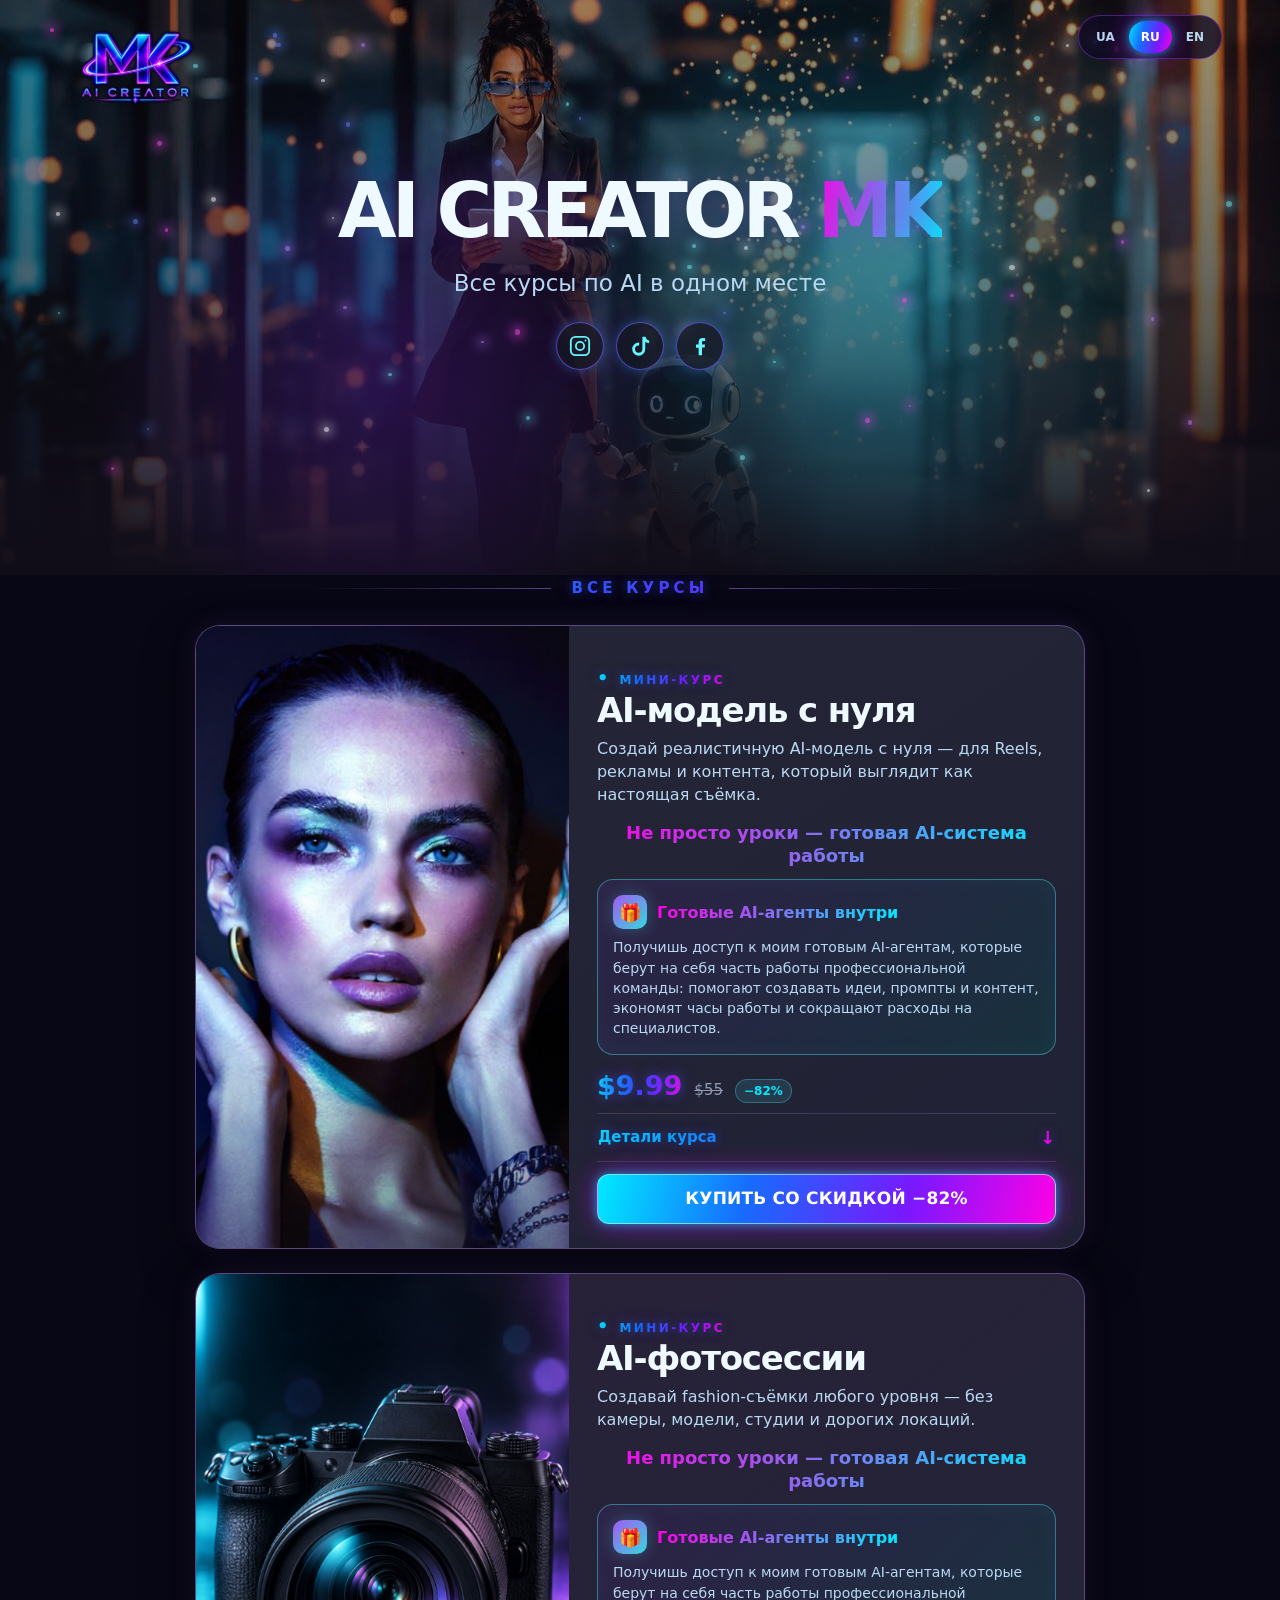
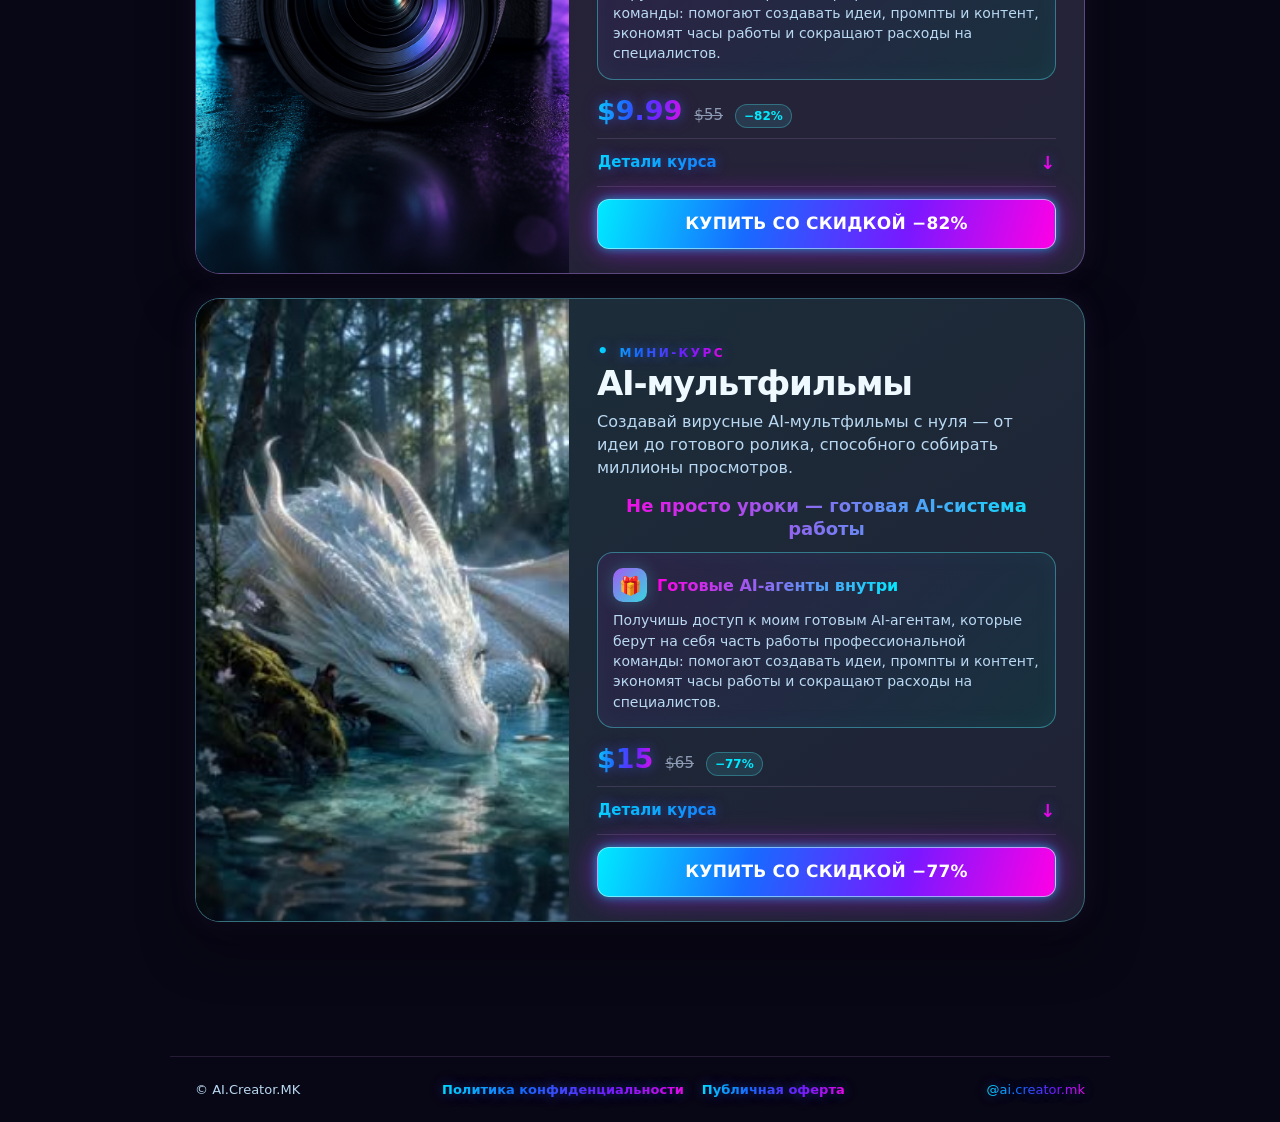
<file: index.html>
<!doctype html>
<html lang="ru">
<head>
  <meta charset="utf-8">
  <meta name="viewport" content="width=device-width, initial-scale=1">
  <meta name="theme-color" content="#100c19">
  <meta name="description" content="Курсы по AI от MK AI CREATOR: AI-модель, AI-фотосессии и AI-мультфильмы.">
  <title>Курсы по AI — MK AI CREATOR</title>
  <link rel="icon" type="image/svg+xml" href="data:image/svg+xml,%3Csvg xmlns='http://www.w3.org/2000/svg' viewBox='0 0 64 64'%3E%3Crect width='64' height='64' rx='16' fill='%23100c19'/%3E%3Ctext x='32' y='43' text-anchor='middle' font-size='30' font-weight='900' font-family='Arial' fill='%2348e4f3'%3EMK%3C/text%3E%3C/svg%3E">
  <style>
    :root{--bg:#080715;--panel:#17152b;--ice:#eefaff;--soft:#b9d8f2;--cyan:#00eaff;--blue:#176bff;--violet:#7a18ff;--pink:#ff00e5;--line:#6330c9; font-family:Inter,ui-sans-serif,system-ui,-apple-system,BlinkMacSystemFont,"Segoe UI",sans-serif;color:var(--ice);background:var(--bg)}
    *{box-sizing:border-box} html{scroll-behavior:smooth} body{margin:0;min-width:320px} a{color:inherit;text-decoration:none} button{font:inherit} .hero{height:min(57vw,575px);min-height:430px;position:relative;isolation:isolate;overflow:hidden;background:linear-gradient(180deg,#100d1966 0%,#100d19aa 58%,#100d19 100%),url('assets/hero.jpg') center 38%/cover}
    .hero:after{content:"";position:absolute;inset:0;z-index:-1;background:radial-gradient(circle at 70% 47%,#00eaff38,transparent 36%),radial-gradient(circle at 30% 65%,#8a20ff38,transparent 30%);pointer-events:none}.sparkles{position:absolute;inset:0;pointer-events:none}.spark{position:absolute;width:var(--size);height:var(--size);left:var(--x);top:var(--y);border-radius:50%;background:var(--color);box-shadow:0 0 12px 3px var(--color);opacity:.58;animation:float-spark var(--duration) ease-in-out infinite alternate;animation-delay:var(--delay);transition:filter .25s,box-shadow .25s}.hero:hover .spark,.hero.is-active .spark{animation-duration:calc(var(--duration) * .34);filter:brightness(1.9);box-shadow:0 0 16px 5px var(--color),0 0 30px 9px #9c27ff55}@keyframes float-spark{0%{opacity:.2;transform:translate(calc(var(--dx) * -.55),calc(var(--dy) * -.55)) scale(.62)}48%{opacity:.95;transform:translate(calc(var(--dx) * .12),calc(var(--dy) * .08)) scale(1.28)}100%{opacity:.34;transform:translate(var(--dx),var(--dy)) scale(.78)}}.burst,.hover-glint{position:absolute;left:var(--x);top:var(--y);z-index:2;border-radius:50%;pointer-events:none}.burst{width:9px;height:9px;background:#85f5ff;box-shadow:0 0 14px 7px #6de7ffb0;animation:burst .7s ease-out forwards}.hover-glint{width:6px;height:6px;background:#fff;box-shadow:0 0 10px 4px #35eaff,0 0 24px 8px #b72cff80;animation:hover-glint .65s ease-out forwards}@keyframes burst{to{opacity:0;transform:scale(9)}}@keyframes hover-glint{0%{opacity:.95;transform:scale(.45)}100%{opacity:0;transform:scale(4.5)}}
    .top{height:126px;max-width:1220px;margin:auto;padding:15px 28px;display:flex;align-items:flex-start;justify-content:space-between;position:relative;z-index:2}.brand{width:155px;height:107px;overflow:visible;display:block}.brand svg{display:block;width:155px;height:104px;overflow:visible}.lang{display:flex;gap:2px;background:#100b23cc;border:1px solid #7a31d788;border-radius:999px;padding:5px}.lang button{border:0;border-radius:30px;background:transparent;color:var(--soft);padding:9px 12px;cursor:pointer;font-size:12px;font-weight:700}.lang button[aria-pressed=true]{background:linear-gradient(120deg,var(--pink),var(--violet),var(--blue));color:white;box-shadow:0 0 20px #a829ff99}
    .hero-copy{text-align:center;position:relative;z-index:1;margin:44px auto 0;padding:0 18px;max-width:950px}.hero-copy h1{margin:0;font-size:clamp(39px,6.2vw,76px);line-height:1.08;letter-spacing:-.065em;color:var(--ice);text-shadow:0 0 28px #7852c955}.hero-copy h1 span{background:linear-gradient(100deg,var(--pink),var(--cyan));background-clip:text;color:transparent}.hero-copy p{font-size:clamp(17px,2vw,23px);color:var(--soft);margin:18px 0 26px}.social{display:flex;align-items:center;justify-content:center;gap:12px}.social a,.social .pending{display:grid;place-items:center;width:48px;height:48px;border-radius:50%;background:#171826bb;border:1px solid #a88cc36e;color:var(--cyan);box-shadow:0 0 24px #6956ae28;transition:transform .2s,box-shadow .2s}.social a:hover,.social a:focus-visible{transform:translateY(-3px);box-shadow:0 0 24px #00eaff99}.social svg{width:22px;height:22px}.social .pending{opacity:.62;cursor:default}
    main{max-width:940px;margin:0 auto;padding:0 25px 110px}.section-title{display:flex;align-items:center;justify-content:center;gap:20px;color:var(--pink);text-transform:uppercase;letter-spacing:.28em;font-weight:800;font-size:15px;margin:4px 0 28px;white-space:nowrap}.section-title:before,.section-title:after{content:"";height:1px;max-width:245px;flex:1;background:linear-gradient(90deg,transparent,#ab70e788)}.section-title:after{transform:rotate(180deg)}
    .course{display:grid;grid-template-columns:42% 58%;min-height:305px;border:1px solid #9572c97e;border-radius:25px;overflow:hidden;margin-bottom:24px;background:linear-gradient(145deg,#252536,#202235);box-shadow:0 24px 50px #07040b80,0 0 27px #8264b920}.course:nth-child(2){background:linear-gradient(145deg,#282138,#232438)}.course:nth-child(3){background:linear-gradient(145deg,#1b303a,#202135);border-color:#57bfce72}.media{min-height:305px;position:relative;overflow:hidden;background:#101522}.media img,.media video,.media object{width:100%;height:100%;position:absolute;inset:0;object-fit:cover}.course:first-of-type .media img,.course:first-of-type .media object{object-position:48% 50%}.media-fallback{width:100%;height:100%;display:grid;place-items:center;padding:24px;text-align:center;background:radial-gradient(circle at 50% 40%,#7546a744,transparent 48%),linear-gradient(145deg,#16172a,#102631);color:var(--cyan);font-size:20px;font-weight:850}.media:after{content:"";position:absolute;inset:0;background:linear-gradient(0deg,#080a1777,transparent 35%)}.details{padding:28px 28px 24px;display:flex;flex-direction:column;align-items:flex-start}.tag{padding:7px 11px;border-radius:99px;background:linear-gradient(110deg,var(--violet),var(--blue));font-size:11px;text-transform:uppercase;letter-spacing:.08em;color:white;font-weight:800}.type{margin:13px 0 4px;font-size:12px;color:var(--cyan);text-transform:uppercase;letter-spacing:.2em;font-weight:800}.type:before{content:"• ";font-size:18px}.details h2{font-size:clamp(25px,3vw,34px);line-height:1.08;letter-spacing:-.035em;margin:0;color:var(--ice)}.desc{margin:8px 0 14px;color:var(--soft);font-size:16px;line-height:1.45}.prices{display:flex;align-items:baseline;gap:12px;margin:auto 0 10px}.current{font-size:27px;font-weight:900;color:var(--pink);text-shadow:0 0 15px #c674fe55}.old{font-size:15px;color:#8c9ab3;text-decoration:line-through}.offer{color:var(--cyan);font-size:12px;background:#47dfea20;border:1px solid #47dfea55;border-radius:99px;padding:4px 8px;font-weight:750}
    .course-system{width:100%;margin:2px 0 12px;text-align:center;font-size:18px;line-height:1.25;font-weight:900;background:linear-gradient(100deg,var(--pink),var(--cyan));background-clip:text;color:transparent}.course-agents{width:100%;margin:0 0 15px;padding:15px;border:1px solid #4ad9e276;border-radius:16px;background:linear-gradient(135deg,#33214db0,#143842b0);box-shadow:inset 0 0 26px #4fdde20b}.course-agents__head{display:flex;align-items:center;gap:10px;margin-bottom:8px}.course-agents__gift{display:grid;place-items:center;flex:0 0 34px;width:34px;height:34px;border-radius:10px;background:linear-gradient(135deg,#a15bf3,#36d8df);font-size:18px;box-shadow:0 0 17px #52ddec4f}.course-agents strong{font-size:16px;line-height:1.2;background:linear-gradient(100deg,var(--pink),var(--cyan));background-clip:text;color:transparent}.course-agents p{margin:0;color:var(--soft);font-size:14px;line-height:1.45}
    .course-info{width:100%;margin:0 0 12px;border-top:1px solid #7d66954f;border-bottom:1px solid #7d66954f}.course-info summary{display:flex;justify-content:space-between;align-items:center;gap:10px;padding:13px 1px;cursor:pointer;list-style:none;color:var(--cyan);font-size:15px;font-weight:800}.course-info summary::-webkit-details-marker{display:none}.course-info summary:after{content:'↓';font-size:18px;transition:transform .25s}.course-info[open] summary:after{transform:rotate(180deg)}.info-body{padding:2px 0 15px;color:var(--soft);font-size:15px;line-height:1.48}.included{margin:0 0 15px;padding:13px 14px;border-radius:13px;background:#49dce619;border:1px solid #51dae95e}.included strong{display:block;color:var(--cyan);margin-bottom:4px}.included b{color:var(--ice)}.learn-title{color:var(--ice);font-weight:800;margin:0 0 7px}.info-body ul{margin:0 0 15px;padding-left:21px}.info-body li{margin:6px 0}.meta{margin:7px 0;color:var(--soft)}.meta strong{color:var(--ice)}.forever{color:var(--pink);font-weight:900;letter-spacing:.04em}.cta{display:block;text-align:center;width:100%;padding:14px 18px;border:0;border-radius:12px;background:linear-gradient(110deg,#8a13ff,#145dff);color:#fff;font-weight:850;font-size:16px;cursor:pointer}.course:nth-child(3) .cta{background:linear-gradient(110deg,#00cfe9,#176bff)}.cta:hover{filter:brightness(1.15)}.cta:focus-visible,.course-info summary:focus-visible{outline:2px solid var(--cyan);outline-offset:3px}
    footer{max-width:940px;margin:0 auto;padding:25px;color:var(--soft);border-top:1px solid #77589044;font-size:13px;display:flex;align-items:center;justify-content:space-between;gap:18px;flex-wrap:wrap} footer a{color:var(--cyan)}.footer-links{display:flex;align-items:center;justify-content:center;gap:10px 18px;flex-wrap:wrap}.footer-links a{font-weight:750}
    .section-title,.type,.current,.course-info summary,.forever,footer a{background:linear-gradient(100deg,var(--cyan) 0%,var(--blue) 34%,var(--violet) 68%,var(--pink) 100%);background-clip:text;-webkit-background-clip:text;color:transparent;text-shadow:0 0 11px #167dff66,0 0 20px #d51cff3d}.social a{color:#65f5ff;border-color:#755cffaa;box-shadow:0 0 12px #00eaff3d,0 0 22px #b11cff2e}.lang button[aria-pressed=true],.cta,.course:nth-child(3) .cta{background:linear-gradient(105deg,var(--cyan) 0%,var(--blue) 33%,var(--violet) 68%,var(--pink) 100%);box-shadow:0 0 10px #00eaff8c,0 0 22px #6a32ff70,0 0 34px #ff00e54d}.cta{border:1px solid #b9faff9c;color:#fff!important;-webkit-text-fill-color:#fff;font-size:17px;font-weight:900;line-height:1.2;letter-spacing:.012em;text-shadow:none!important;-webkit-font-smoothing:antialiased;text-rendering:geometricPrecision;transition:filter .2s,box-shadow .2s,transform .2s}.cta:hover,.cta:focus-visible{filter:brightness(1.12);transform:translateY(-1px);box-shadow:0 0 14px #00eaffbd,0 0 30px #6a32ff9c,0 0 42px #ff00e56b}
    @media(max-width:640px){.hero{height:470px;min-height:470px;background-position:46% center}.top{height:118px;padding:14px 18px}.brand,.brand svg{width:125px}.brand svg{height:88px}.hero-copy{margin-top:62px}.hero-copy h1{font-size:43px}.hero-copy p{margin-top:15px;font-size:17px}.section-title{margin-top:8px}.course{grid-template-columns:1fr}.media{min-height:245px}.details{padding:22px}.details h2{font-size:28px}.desc{font-size:16px}.course-system{font-size:17px}.prices{margin-top:4px} footer{flex-direction:column;text-align:center}.footer-links{flex-direction:column;gap:8px}}
    @media(prefers-reduced-motion:reduce){html{scroll-behavior:auto}.spark{animation-duration:18s}.hero:hover .spark,.hero.is-active .spark{animation-duration:4s}.burst,.hover-glint{display:none}}
  </style>
</head>
<body>
  <section class="hero" id="top">
    <div class="sparkles" id="sparkles" aria-hidden="true"></div>
    <header class="top"><a class="brand" href="#top" aria-label="MK AI CREATOR — наверх"><svg viewBox="0 0 1280 853" role="img" aria-label="MK AI CREATOR"><defs><filter id="remove-black" color-interpolation-filters="sRGB"><feColorMatrix type="matrix" values="1 0 0 0 0  0 1 0 0 0  0 0 1 0 0  4 4 4 0 -0.08"/></filter></defs><image href="assets/mk-logo.jpeg" width="1280" height="853" filter="url(#remove-black)"/></svg></a><div class="lang" aria-label="Язык сайта"><button data-lang="uk" aria-pressed="false">UA</button><button data-lang="ru" aria-pressed="true">RU</button><button data-lang="en" aria-pressed="false">EN</button></div></header>
    <div class="hero-copy"><h1>AI CREATOR <span>MK</span></h1><p data-key="tagline">Все курсы по AI в одном месте</p><nav class="social" aria-label="Социальные сети">
      <a href="https://www.instagram.com/ai.creator.mk/" target="_blank" rel="noopener noreferrer" aria-label="Instagram — ai.creator.mk"><svg viewBox="0 0 24 24" fill="none" stroke="currentColor" stroke-width="2"><rect x="2" y="2" width="20" height="20" rx="5"/><circle cx="12" cy="12" r="4.5"/><circle cx="18" cy="6" r="1" fill="currentColor" stroke="none"/></svg></a>
      <a href="https://www.tiktok.com/@ai.creator.mk" target="_blank" rel="noopener noreferrer" aria-label="TikTok — ai.creator.mk"><svg viewBox="0 0 24 24" fill="currentColor"><path d="M15.5 2h2.7c.2 2.2 1.6 3.7 3.8 3.9v3a8.6 8.6 0 0 1-4.3-1.3v7.8a7.1 7.1 0 1 1-7.1-7.1h.5v3.1h-.5a4 4 0 1 0 4 4V2Z"/></svg></a>
      <a href="https://www.facebook.com/profile.php?id=61593260384114" target="_blank" rel="noopener noreferrer" aria-label="Facebook — MK AI CREATOR"><svg viewBox="0 0 24 24" fill="currentColor"><path d="M14.2 22v-8.3h2.9l.4-3.4h-3.3V8.1c0-1 .3-1.6 1.7-1.6h1.8v-3A25 25 0 0 0 15 3.3c-2.7 0-4.5 1.6-4.5 4.6v2.5H7.6v3.4h2.9V22h3.7Z"/></svg></a>
    </nav></div>
  </section>
  <main id="courses">
    <div class="section-title" data-key="all">Все курсы</div>
    <div id="cards">
      <article class="course"><div class="media"><object data="assets/ai-model-portrait.jpeg" type="image/jpeg" aria-label="Портрет AI-модели"><span class="media-fallback">AI-модель с нуля</span></object></div><div class="details"><p class="type">Мини-курс</p><h2>AI-модель с нуля</h2><p class="desc">Создай реалистичную AI-модель с нуля — для Reels, рекламы и контента, который выглядит как настоящая съёмка.</p><div class="course-system">Не просто уроки — готовая AI-система работы</div><div class="course-agents"><div class="course-agents__head"><span class="course-agents__gift" aria-hidden="true">🎁</span><strong>Готовые AI-агенты внутри</strong></div><p>Получишь доступ к моим готовым AI-агентам, которые берут на себя часть работы профессиональной команды: помогают создавать идеи, промпты и контент, экономят часы работы и сокращают расходы на специалистов.</p></div><div class="prices"><span class="current">$9.99</span><span class="old">$55</span><span class="offer">−82%</span></div><details class="course-info"><summary>Детали курса</summary><div class="info-body"><div class="included"><strong>✓ Готовые AI-агенты — доступ включён</strong><b>Меньше ручной работы. Меньше расходов. Быстрее результат.</b></div><p class="learn-title">На курсе ты научишься:</p><ul><li>создавать собственного AI-персонажа с нуля;</li><li>сохранять его внешность от кадра к кадру;</li><li>создавать карточку персонажа;</li><li>генерировать реалистичные фото и видео для Stories, Reels, UGC и рекламных креативов;</li><li>работать с AI-агентами, которые берут на себя часы работы специалистов, ускоряют создание контента и экономят бюджет.</li></ul><p class="meta"><strong>Уровень:</strong> подходит всем — опыт в AI не нужен. Курс выстроен так, что даже ребёнок разберётся.</p><p class="meta"><strong>Доступ:</strong> <span class="forever">НАВСЕГДА</span>.</p></div></details><a class="cta" href="https://t.me/ai_creator_mk1_bot?start=ai_model_ru" target="_blank" rel="noopener noreferrer">КУПИТЬ СО СКИДКОЙ −82%</a></div></article>
      <article class="course"><div class="media"><object data="assets/camera.jpg" type="image/jpeg" aria-label="Профессиональный фотоаппарат"><span class="media-fallback">AI-фотосессии</span></object></div><div class="details"><p class="type">Мини-курс</p><h2>AI-фотосессии</h2><p class="desc">Создавай fashion-съёмки любого уровня — без камеры, модели, студии и дорогих локаций.</p><div class="course-system">Не просто уроки — готовая AI-система работы</div><div class="course-agents"><div class="course-agents__head"><span class="course-agents__gift" aria-hidden="true">🎁</span><strong>Готовые AI-агенты внутри</strong></div><p>Получишь доступ к моим готовым AI-агентам, которые берут на себя часть работы профессиональной команды: помогают создавать идеи, промпты и контент, экономят часы работы и сокращают расходы на специалистов.</p></div><div class="prices"><span class="current">$9.99</span><span class="old">$55</span><span class="offer">−82%</span></div><details class="course-info"><summary>Детали курса</summary><div class="info-body"><div class="included"><strong>✓ Готовые AI-агенты — доступ включён</strong><b>Меньше ручной работы. Меньше расходов. Быстрее результат.</b></div><p class="learn-title">На курсе ты научишься:</p><ul><li>создавать реалистичные AI-фотосессии;</li><li>переносить героя в любые образы и локации;</li><li>сохранять внешность и узнаваемость человека;</li><li>создавать fashion, lifestyle и рекламные съёмки;</li><li>использовать AI-агентов вместо часов ручной работы — они помогают создавать промпты и визуальные концепции быстрее и дешевле.</li></ul><p class="meta"><strong>Уровень:</strong> подходит всем — опыт в AI не нужен. Курс выстроен так, что даже ребёнок разберётся.</p><p class="meta"><strong>Доступ:</strong> <span class="forever">НАВСЕГДА</span>.</p></div></details><a class="cta" href="https://t.me/ai_creator_mk1_bot?start=ai_photoshoots_ru" target="_blank" rel="noopener noreferrer">КУПИТЬ СО СКИДКОЙ −82%</a></div></article>
      <article class="course"><div class="media"><object data="assets/dragon-poster.jpg" type="image/jpeg" aria-label="Дракон у воды"><span class="media-fallback">AI-мультфильмы</span></object></div><div class="details"><p class="type">Мини-курс</p><h2>AI-мультфильмы</h2><p class="desc">Создавай вирусные AI-мультфильмы с нуля — от идеи до готового ролика, способного собирать миллионы просмотров.</p><div class="course-system">Не просто уроки — готовая AI-система работы</div><div class="course-agents"><div class="course-agents__head"><span class="course-agents__gift" aria-hidden="true">🎁</span><strong>Готовые AI-агенты внутри</strong></div><p>Получишь доступ к моим готовым AI-агентам, которые берут на себя часть работы профессиональной команды: помогают создавать идеи, промпты и контент, экономят часы работы и сокращают расходы на специалистов.</p></div><div class="prices"><span class="current">$15</span><span class="old">$65</span><span class="offer">−77%</span></div><details class="course-info"><summary>Детали курса</summary><div class="info-body"><div class="included"><strong>✓ Готовые AI-агенты — доступ включён</strong><b>Меньше ручной работы. Меньше расходов. Быстрее результат.</b></div><p class="learn-title">На курсе ты научишься:</p><ul><li>находить идеи и создавать сюжеты;</li><li>создавать постоянных персонажей;</li><li>генерировать и оживлять сцены;</li><li>собирать полноценные мультфильмы для Reels, TikTok и Shorts;</li><li>работать с AI-агентами, которые помогают выполнять работу целой креативной команды и сокращают часы работы до минут.</li></ul><p class="meta"><strong>Уровень:</strong> подходит всем — опыт в AI не нужен. Курс выстроен так, что даже ребёнок разберётся.</p><p class="meta"><strong>Доступ:</strong> <span class="forever">НАВСЕГДА</span>.</p></div></details><a class="cta" href="https://t.me/ai_creator_mk1_bot?start=ai_cartoons_ru" target="_blank" rel="noopener noreferrer">КУПИТЬ СО СКИДКОЙ −77%</a></div></article>
    </div>
  </main>
  <footer><span>© AI.Creator.MK</span><nav class="footer-links" aria-label="Юридические документы"><a id="privacy-link" href="privacy.html?lang=ru">Политика конфиденциальности</a><a id="offer-link" href="offer.html?lang=ru">Публичная оферта</a></nav><a href="https://www.instagram.com/ai.creator.mk/" target="_blank" rel="noopener noreferrer">@ai.creator.mk</a></footer>
  <script>
    const copy={
      ru:{tagline:'Все курсы по AI в одном месте',all:'Все курсы',systemTitle:'Не просто уроки — готовая AI-система работы',systemText:'AI-агенты берут на себя часть работы специалистов, экономят часы работы и помогают создавать профессиональный контент с меньшими затратами.',agentsTitle:'Готовые AI-агенты внутри',agentsText:'Получишь доступ к моим готовым AI-агентам, которые берут на себя часть работы профессиональной команды: помогают создавать идеи, промпты и контент, экономят часы работы и сокращают расходы на специалистов.',type:'Мини-курс',details:'Детали курса',included:'✓ Готовые AI-агенты — доступ включён',benefit:'Меньше ручной работы. Меньше расходов. Быстрее результат.',learn:'На курсе ты научишься:',level:'Уровень',levelText:'подходит всем — опыт в AI не нужен. Курс выстроен так, что даже ребёнок разберётся.',access:'Доступ',forever:'НАВСЕГДА',buy:'КУПИТЬ СО СКИДКОЙ',privacy:'Политика конфиденциальности',offer:'Публичная оферта',items:[
        {title:'AI-модель с нуля',desc:'Создай реалистичную AI-модель с нуля — для Reels, рекламы и контента, который выглядит как настоящая съёмка.',list:['создавать собственного AI-персонажа с нуля;','сохранять его внешность от кадра к кадру;','создавать карточку персонажа;','генерировать реалистичные фото и видео для Stories, Reels, UGC и рекламных креативов;','работать с AI-агентами, которые берут на себя часы работы специалистов, ускоряют создание контента и экономят бюджет.']},
        {title:'AI-фотосессии',desc:'Создавай fashion-съёмки любого уровня — без камеры, модели, студии и дорогих локаций.',list:['создавать реалистичные AI-фотосессии;','переносить героя в любые образы и локации;','сохранять внешность и узнаваемость человека;','создавать fashion, lifestyle и рекламные съёмки;','использовать AI-агентов вместо часов ручной работы — они помогают создавать промпты и визуальные концепции быстрее и дешевле.']},
        {title:'AI-мультфильмы',desc:'Создавай вирусные AI-мультфильмы с нуля — от идеи до готового ролика, способного собирать миллионы просмотров.',list:['находить идеи и создавать сюжеты;','создавать постоянных персонажей;','генерировать и оживлять сцены;','собирать полноценные мультфильмы для Reels, TikTok и Shorts;','работать с AI-агентами, которые помогают выполнять работу целой креативной команды и сокращают часы работы до минут.']}
      ]},
      uk:{tagline:'Усі курси з AI в одному місці',all:'Усі курси',systemTitle:'Не просто уроки — готова AI-система роботи',systemText:'AI-агенти беруть на себе частину роботи фахівців, заощаджують години роботи та допомагають створювати професійний контент із меншими витратами.',agentsTitle:'Готові AI-агенти всередині',agentsText:'Отримаєш доступ до моїх готових AI-агентів, які беруть на себе частину роботи професійної команди: допомагають створювати ідеї, промпти й контент, заощаджують години роботи та скорочують витрати на фахівців.',type:'Мінікурс',details:'Деталі курсу',included:'✓ Готові AI-агенти — доступ включено',benefit:'Менше ручної роботи. Менше витрат. Швидший результат.',learn:'На курсі ти навчишся:',level:'Рівень',levelText:'підходить усім — досвід в AI не потрібен. Курс побудований так, що навіть дитина розбереться.',access:'Доступ',forever:'НАЗАВЖДИ',buy:'КУПИТИ ЗІ ЗНИЖКОЮ',privacy:'Політика конфіденційності',offer:'Публічна оферта',items:[
        {title:'AI-модель з нуля',desc:'Створи реалістичну AI-модель з нуля — для Reels, реклами та контенту, який виглядає як справжня зйомка.',list:['створювати власного AI-персонажа з нуля;','зберігати його зовнішність від кадру до кадру;','створювати картку персонажа;','генерувати реалістичні фото й відео для Stories, Reels, UGC та рекламних креативів;','працювати з AI-агентами, які беруть на себе години роботи фахівців, прискорюють створення контенту та заощаджують бюджет.']},
        {title:'AI-фотосесії',desc:'Створюй fashion-зйомки будь-якого рівня — без камери, моделі, студії та дорогих локацій.',list:['створювати реалістичні AI-фотосесії;','переносити героя в будь-які образи та локації;','зберігати зовнішність і впізнаваність людини;','створювати fashion, lifestyle та рекламні зйомки;','використовувати AI-агентів замість годин ручної роботи — вони допомагають створювати промпти й візуальні концепції швидше та дешевше.']},
        {title:'AI-мультфільми',desc:'Створюй вірусні AI-мультфільми з нуля — від ідеї до готового ролика, здатного збирати мільйони переглядів.',list:['знаходити ідеї та створювати сюжети;','створювати постійних персонажів;','генерувати й оживляти сцени;','збирати повноцінні мультфільми для Reels, TikTok і Shorts;','працювати з AI-агентами, які допомагають виконувати роботу цілої креативної команди та скорочують години роботи до хвилин.']}
      ]},
      en:{tagline:'All AI courses in one place',all:'All courses',systemTitle:'More than lessons — a ready-to-use AI workflow',systemText:'AI agents handle part of a specialist team’s work, save hours and help you create professional content at a lower cost.',agentsTitle:'Ready-to-use AI agents included',agentsText:'Get access to my ready-to-use AI agents that handle part of a professional team’s work: they help create ideas, prompts and content, save hours and reduce specialist costs.',type:'Mini course',details:'Course details',included:'✓ Ready-to-use AI agents — access included',benefit:'Less manual work. Lower costs. Faster results.',learn:'You will learn how to:',level:'Level',levelText:'suitable for everyone — no AI experience needed. The course is structured so clearly that even a child can follow it.',access:'Access',forever:'LIFETIME',buy:'BUY WITH A DISCOUNT OF',privacy:'Privacy Policy',offer:'Public Offer',items:[
        {title:'AI model from scratch',desc:'Create a realistic AI model from scratch for Reels, ads and content that looks like a real shoot.',list:['create your own AI character from scratch;','keep the character’s appearance consistent from image to image;','create a character reference sheet;','generate realistic photos and videos for Stories, Reels, UGC and ad creatives;','use AI agents that take over hours of specialist work, speed up content creation and save your budget.']},
        {title:'AI photoshoots',desc:'Create fashion shoots at any level — without a camera, model, studio or expensive locations.',list:['create realistic AI photoshoots;','place a person in any look or location;','preserve the person’s appearance and recognizability;','create fashion, lifestyle and advertising shoots;','use AI agents instead of hours of manual work to create prompts and visual concepts faster and at a lower cost.']},
        {title:'AI cartoons',desc:'Create viral AI cartoons from scratch — from the initial idea to a finished video with the potential to reach millions of views.',list:['find ideas and build storylines;','create consistent recurring characters;','generate and animate scenes;','assemble complete cartoons for Reels, TikTok and Shorts;','use AI agents that help do the work of an entire creative team and reduce hours of work to minutes.']}
      ]}
    };
    const media=['<object data="assets/ai-model-portrait.jpeg" type="image/jpeg" aria-label="Портрет AI-модели"><span class="media-fallback">AI-модель с нуля</span></object>','<object data="assets/camera.jpg" type="image/jpeg" aria-label="Профессиональный фотоаппарат"><span class="media-fallback">AI-фотосессии</span></object>','<video autoplay muted loop playsinline preload="metadata" poster="assets/dragon-poster.jpg" aria-label="Дракон у воды"><source src="assets/dragon-web.mp4" type="video/mp4"></video>'];
    const costs=[['$9.99','$55','−82%'],['$9.99','$55','−82%'],['$15','$65','−77%']];
    const courseIds=['ai_model','ai_photoshoots','ai_cartoons'];
    const botUrl='https://t.me/ai_creator_mk1_bot';
    function render(lang){const c=copy[lang];document.documentElement.lang=lang;['tagline','all'].forEach(k=>document.querySelector(`[data-key=${k}]`).textContent=c[k]);document.querySelectorAll('[data-lang]').forEach(b=>b.setAttribute('aria-pressed',String(b.dataset.lang===lang)));const privacy=document.getElementById('privacy-link'),offer=document.getElementById('offer-link');privacy.textContent=c.privacy;privacy.href=`privacy.html?lang=${lang}`;offer.textContent=c.offer;offer.href=`offer.html?lang=${lang}`;document.getElementById('cards').innerHTML=c.items.map((item,i)=>`<article class="course"><div class="media">${media[i]}</div><div class="details"><p class="type">${c.type}</p><h2>${item.title}</h2><p class="desc">${item.desc}</p><div class="course-system">${c.systemTitle}</div><div class="course-agents"><div class="course-agents__head"><span class="course-agents__gift" aria-hidden="true">🎁</span><strong>${c.agentsTitle}</strong></div><p>${c.agentsText}</p></div><div class="prices"><span class="current">${costs[i][0]}</span><span class="old">${costs[i][1]}</span><span class="offer">${costs[i][2]}</span></div><details class="course-info"><summary>${c.details}</summary><div class="info-body"><div class="included"><strong>${c.included}</strong><b>${c.benefit}</b></div><p class="learn-title">${c.learn}</p><ul>${item.list.map(x=>`<li>${x}</li>`).join('')}</ul><p class="meta"><strong>${c.level}:</strong> ${c.levelText}</p><p class="meta"><strong>${c.access}:</strong> <span class="forever">${c.forever}</span>.</p></div></details><a class="cta" href="${botUrl}?start=${courseIds[i]}_${lang}" target="_blank" rel="noopener noreferrer">${c.buy} ${costs[i][2]}</a></div></article>`).join('');document.querySelectorAll('video').forEach(v=>v.play().catch(()=>{}))}
    document.querySelectorAll('[data-lang]').forEach(b=>b.addEventListener('click',()=>render(b.dataset.lang)));render('ru');
    const layer=document.getElementById('sparkles'),colors=['#76eff7','#bf80ff','#ffffff','#6486ff','#ff4cf0'];let seed=412;function rand(){seed=(seed*1664525+1013904223)>>>0;return seed/4294967296}for(let i=0;i<55;i++){const p=document.createElement('span');p.className='spark';p.style.cssText=`--x:${(3+rand()*94).toFixed(1)}%;--y:${(4+rand()*82).toFixed(1)}%;--size:${(2+rand()*4).toFixed(1)}px;--color:${colors[Math.floor(rand()*colors.length)]};--dx:${(-46+rand()*92).toFixed(1)}px;--dy:${(-34+rand()*68).toFixed(1)}px;--duration:${(6+rand()*7).toFixed(1)}s;--delay:${(-rand()*10).toFixed(1)}s`;layer.appendChild(p)}
    const hero=document.querySelector('.hero');
    function addGlow(e,className,lifetime){const r=hero.getBoundingClientRect(),b=document.createElement('span');b.className=className;b.style.setProperty('--x',e.clientX-r.left+'px');b.style.setProperty('--y',e.clientY-r.top+'px');layer.appendChild(b);setTimeout(()=>b.remove(),lifetime)}
    let activeTimer;function activateSparkles(){hero.classList.add('is-active');clearTimeout(activeTimer);activeTimer=setTimeout(()=>hero.classList.remove('is-active'),1200)}
    hero.addEventListener('pointerdown',e=>{addGlow(e,'burst',750);activateSparkles()});
    hero.addEventListener('pointermove',e=>{if(e.pointerType==='touch')activateSparkles()});
    hero.addEventListener('pointerup',()=>{clearTimeout(activeTimer);activeTimer=setTimeout(()=>hero.classList.remove('is-active'),550)});hero.addEventListener('pointercancel',()=>hero.classList.remove('is-active'));
    let lastGlint=0;hero.addEventListener('pointermove',e=>{if(e.pointerType!=='mouse')return;const now=performance.now();if(now-lastGlint<75)return;lastGlint=now;addGlow(e,'hover-glint',700)});
  </script>
</body>
</html>
</file>
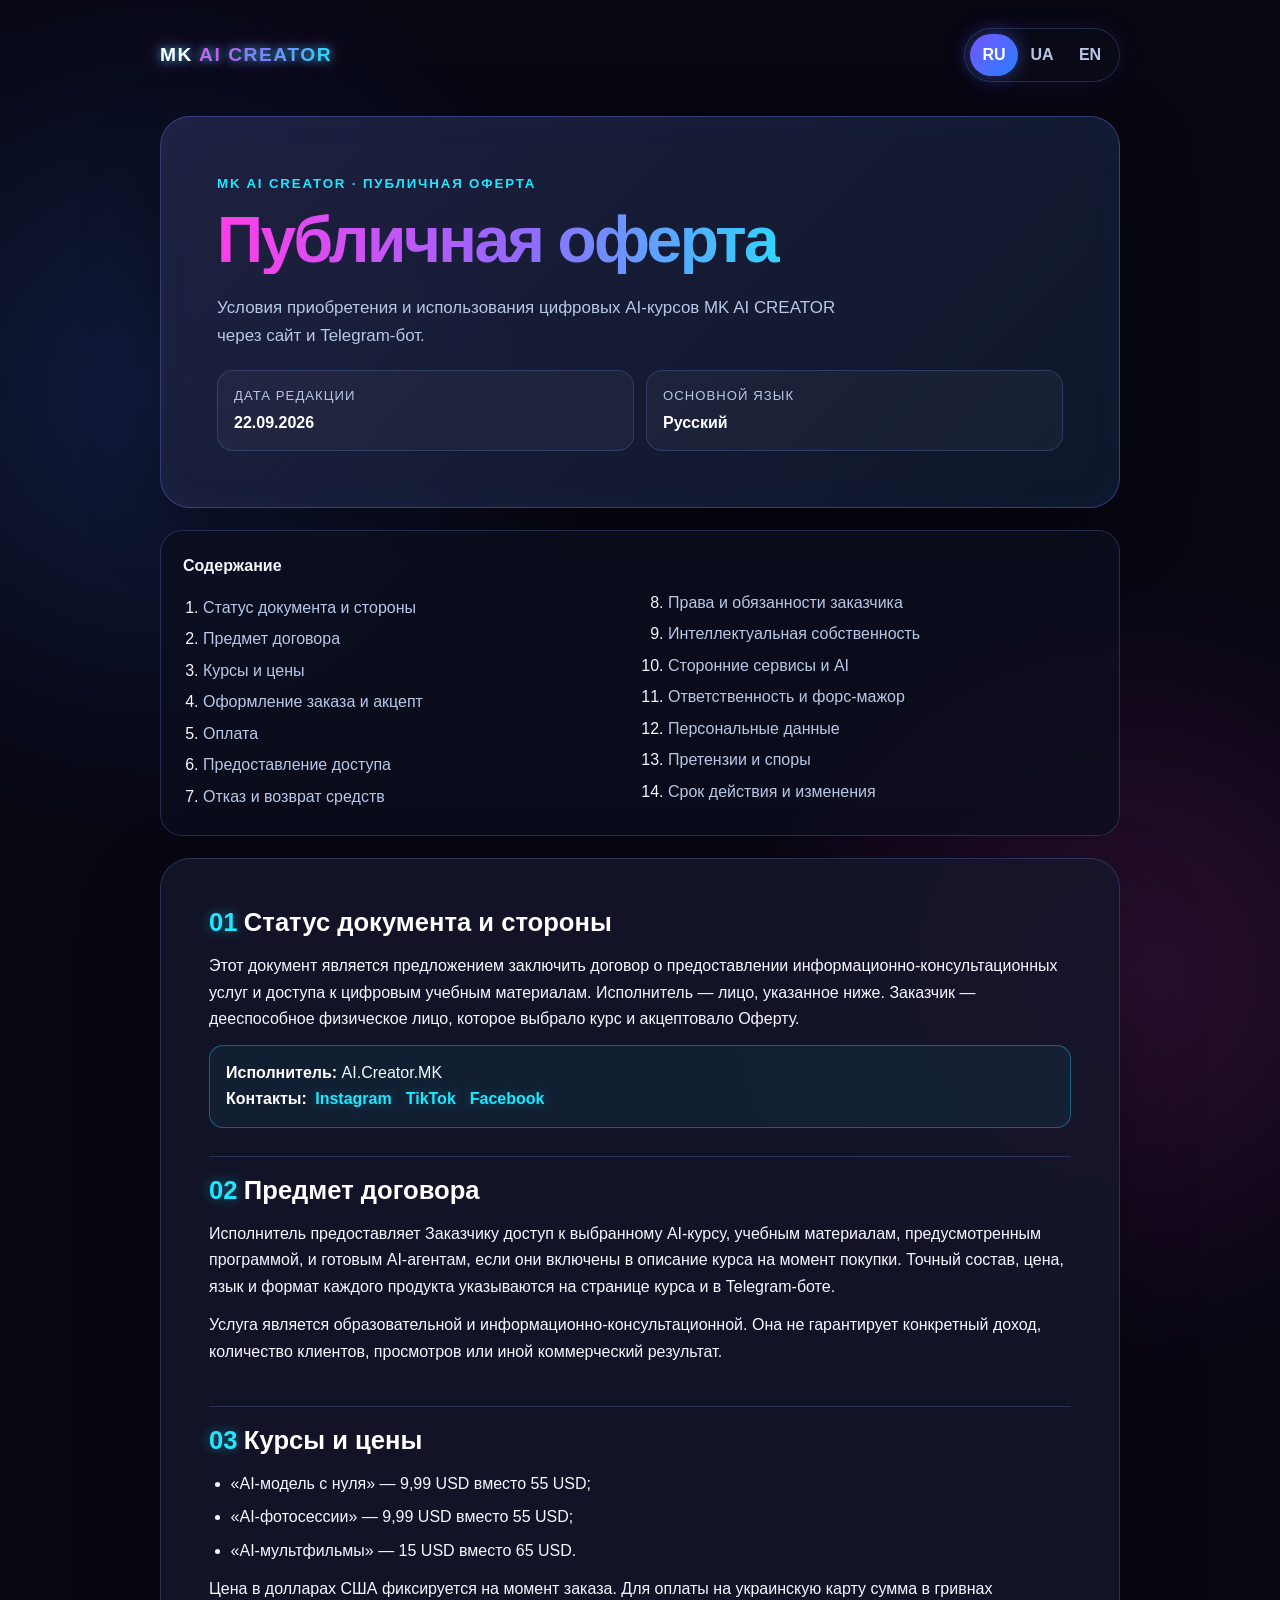
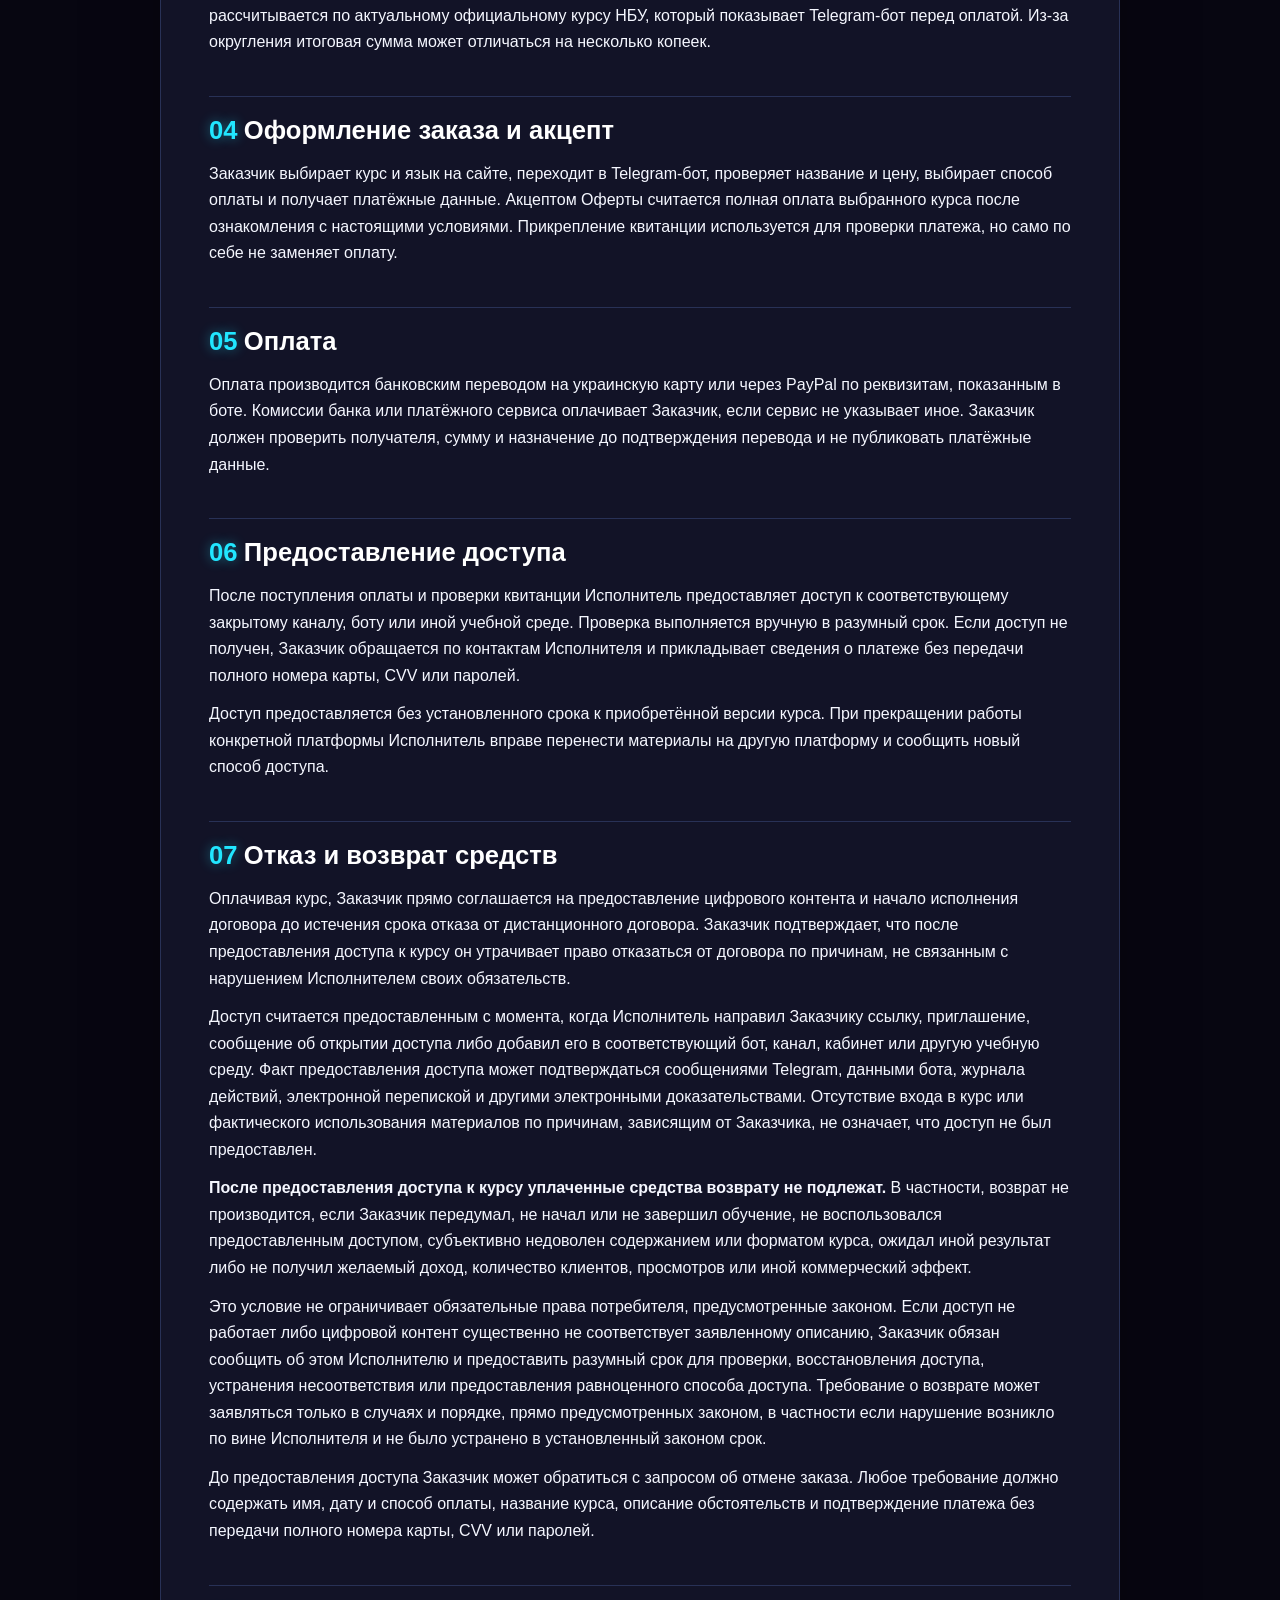
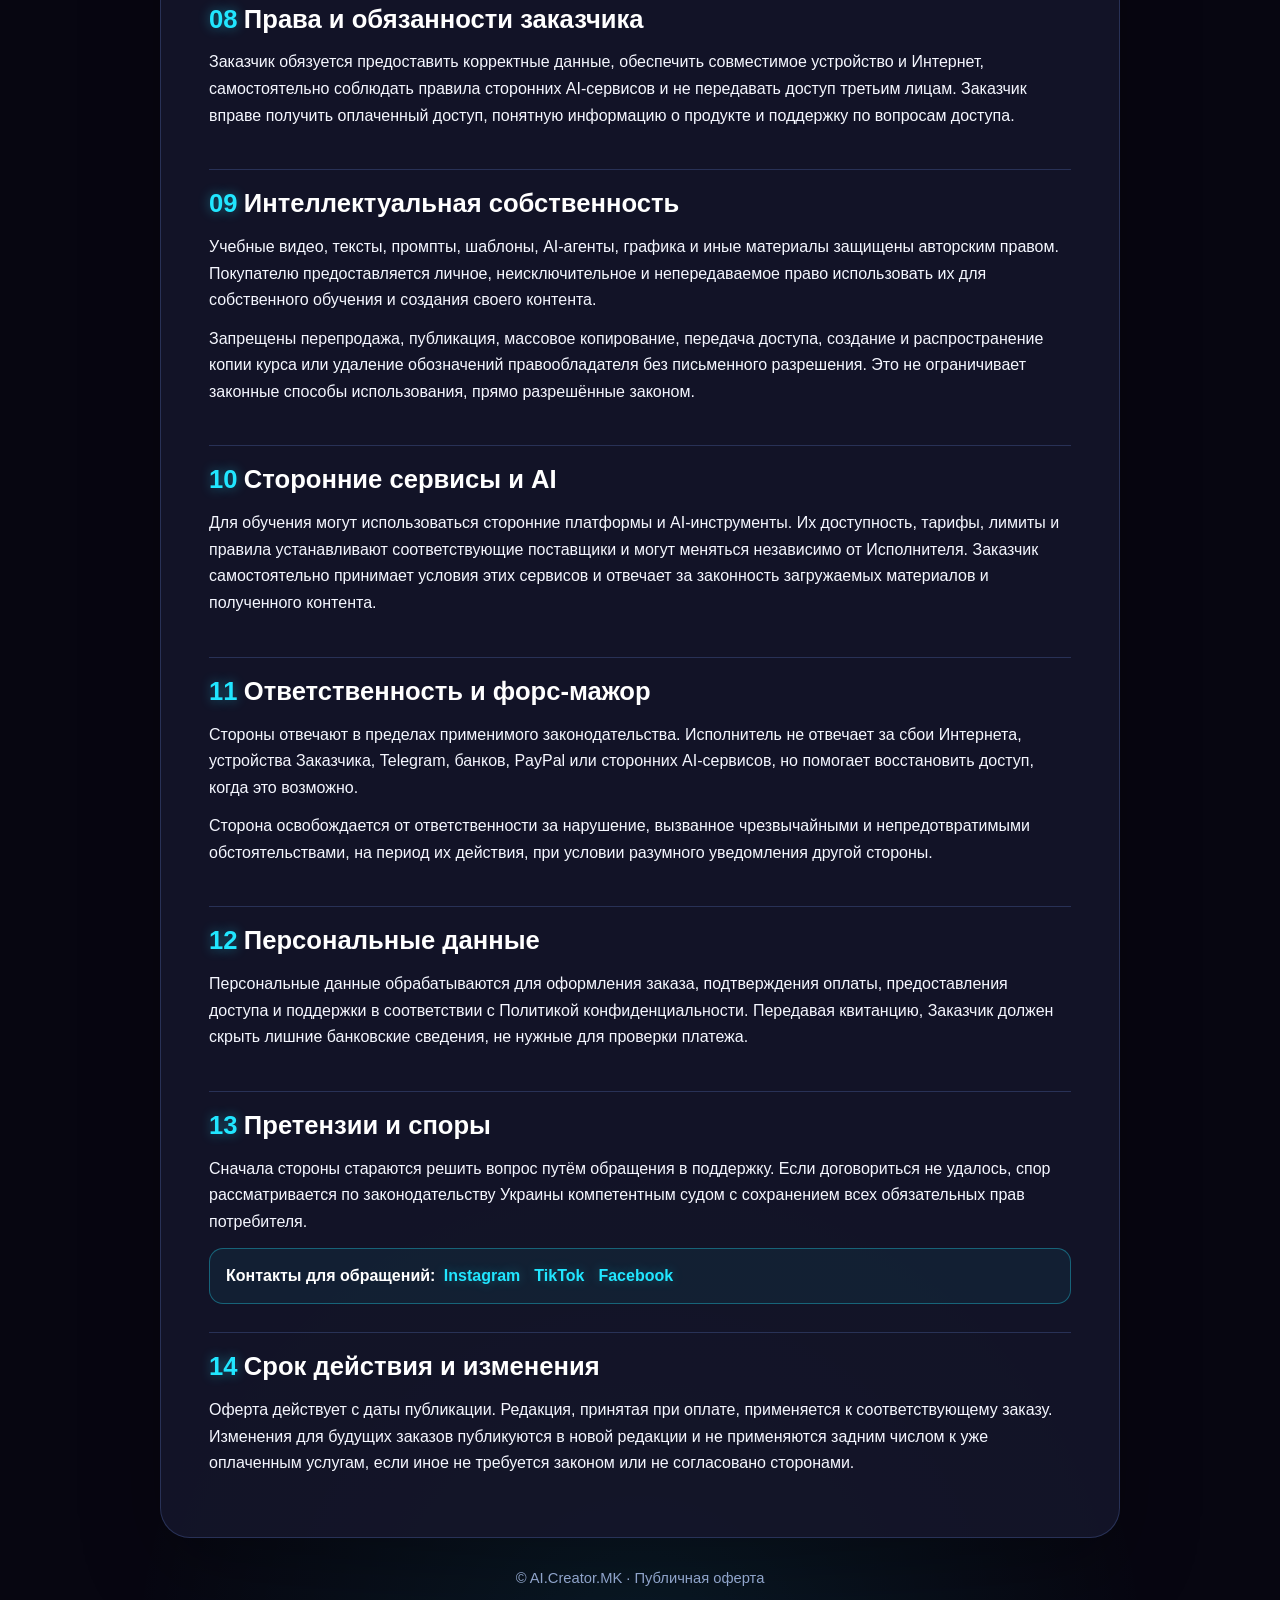
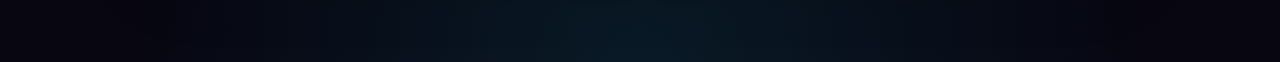
<file: offer.html>
<!doctype html>
<html lang="ru">
<head>
  <meta charset="utf-8">
  <meta name="viewport" content="width=device-width,initial-scale=1">
  <meta name="robots" content="index,follow">
  <meta name="description" content="Публичная оферта AI.Creator.MK на русском, украинском и английском языках.">
  <title>Публичная оферта — MK AI CREATOR</title>
  <link rel="icon" href="favicon.svg" type="image/svg+xml">
  <link rel="stylesheet" href="legal-styles.css">
</head>
<body data-document="offer">
  <main class="shell">
    <header class="topbar">
      <a class="brand" href="index.html">MK <span>AI CREATOR</span></a>
      <nav class="languages" aria-label="Language"><button class="lang-btn" data-lang="ru">RU</button><button class="lang-btn" data-lang="uk">UA</button><button class="lang-btn" data-lang="en">EN</button></nav>
    </header>
    <section class="hero" id="hero"></section>
    <nav class="toc" id="toc"></nav>
    <article class="document" id="document"></article>
    <footer class="footer" id="footer"></footer>
  </main>
  <script src="legal.js"></script>
</body>
</html>
</file>
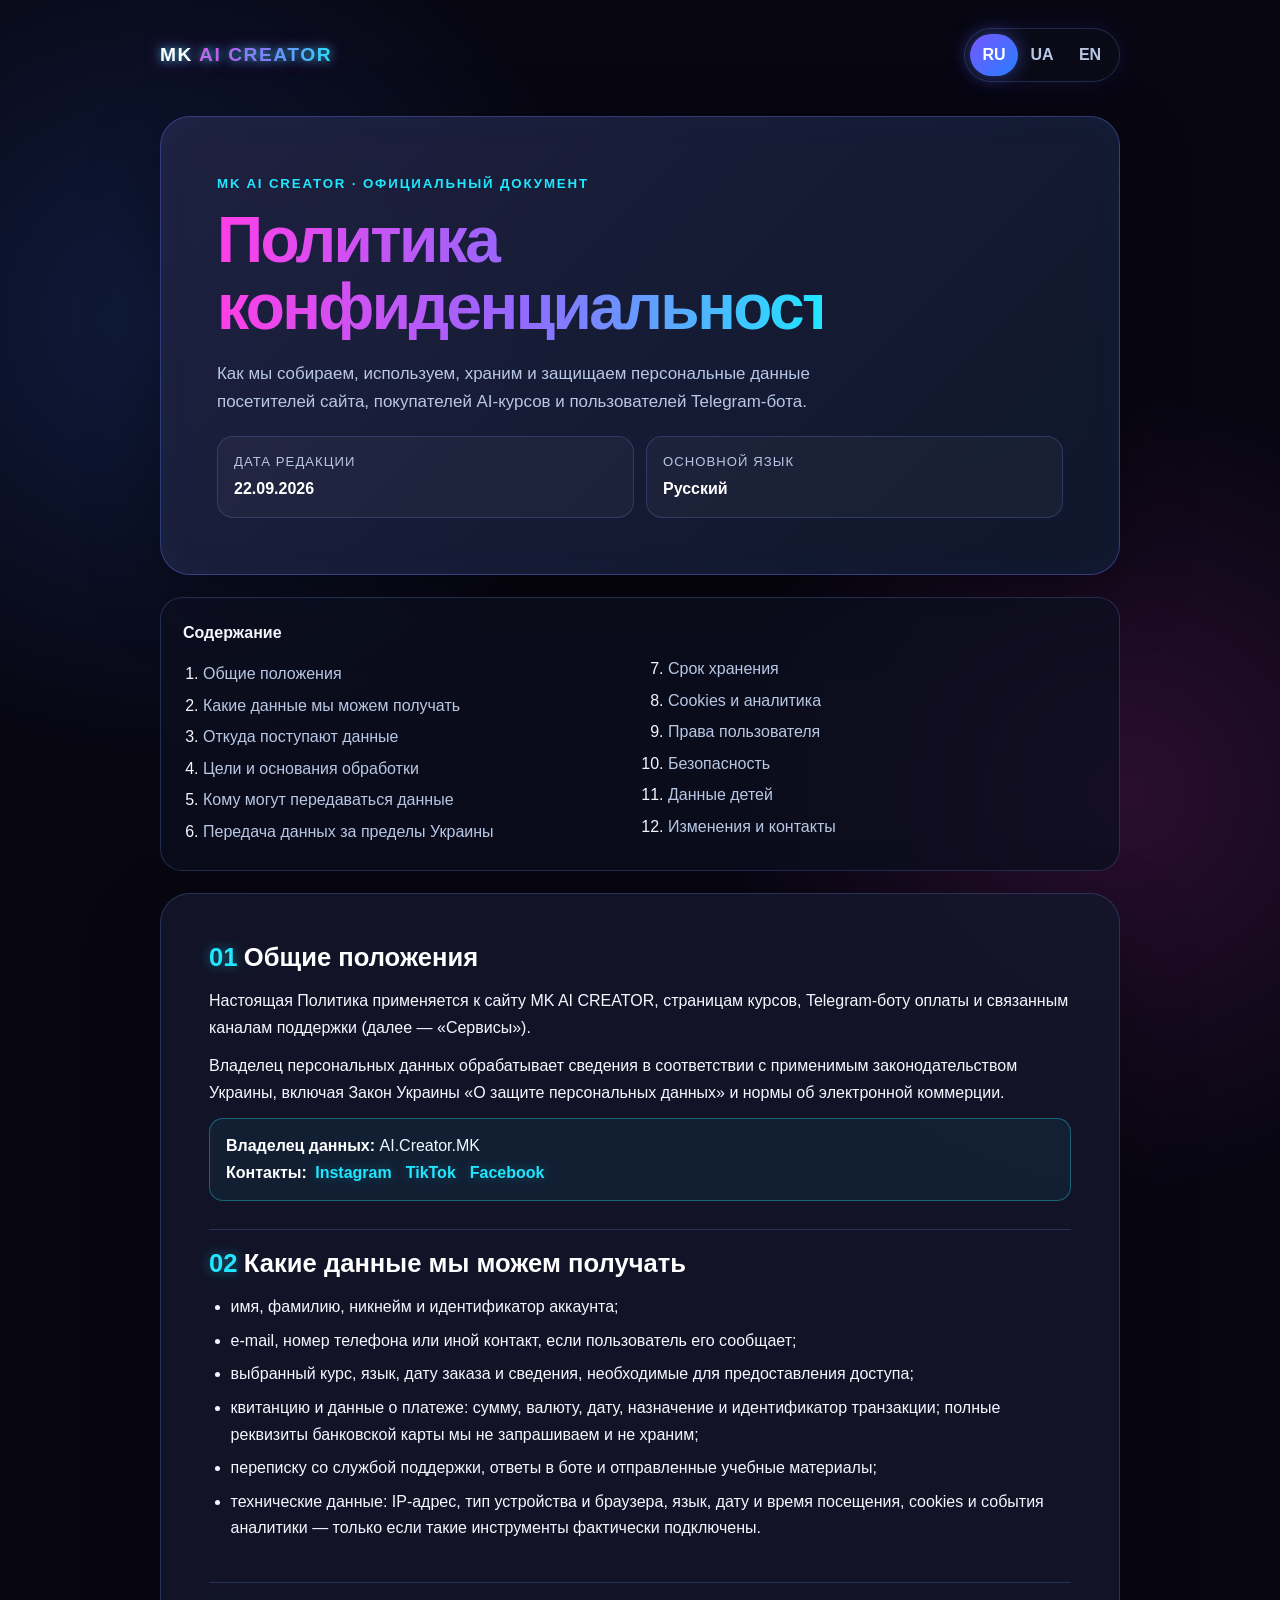
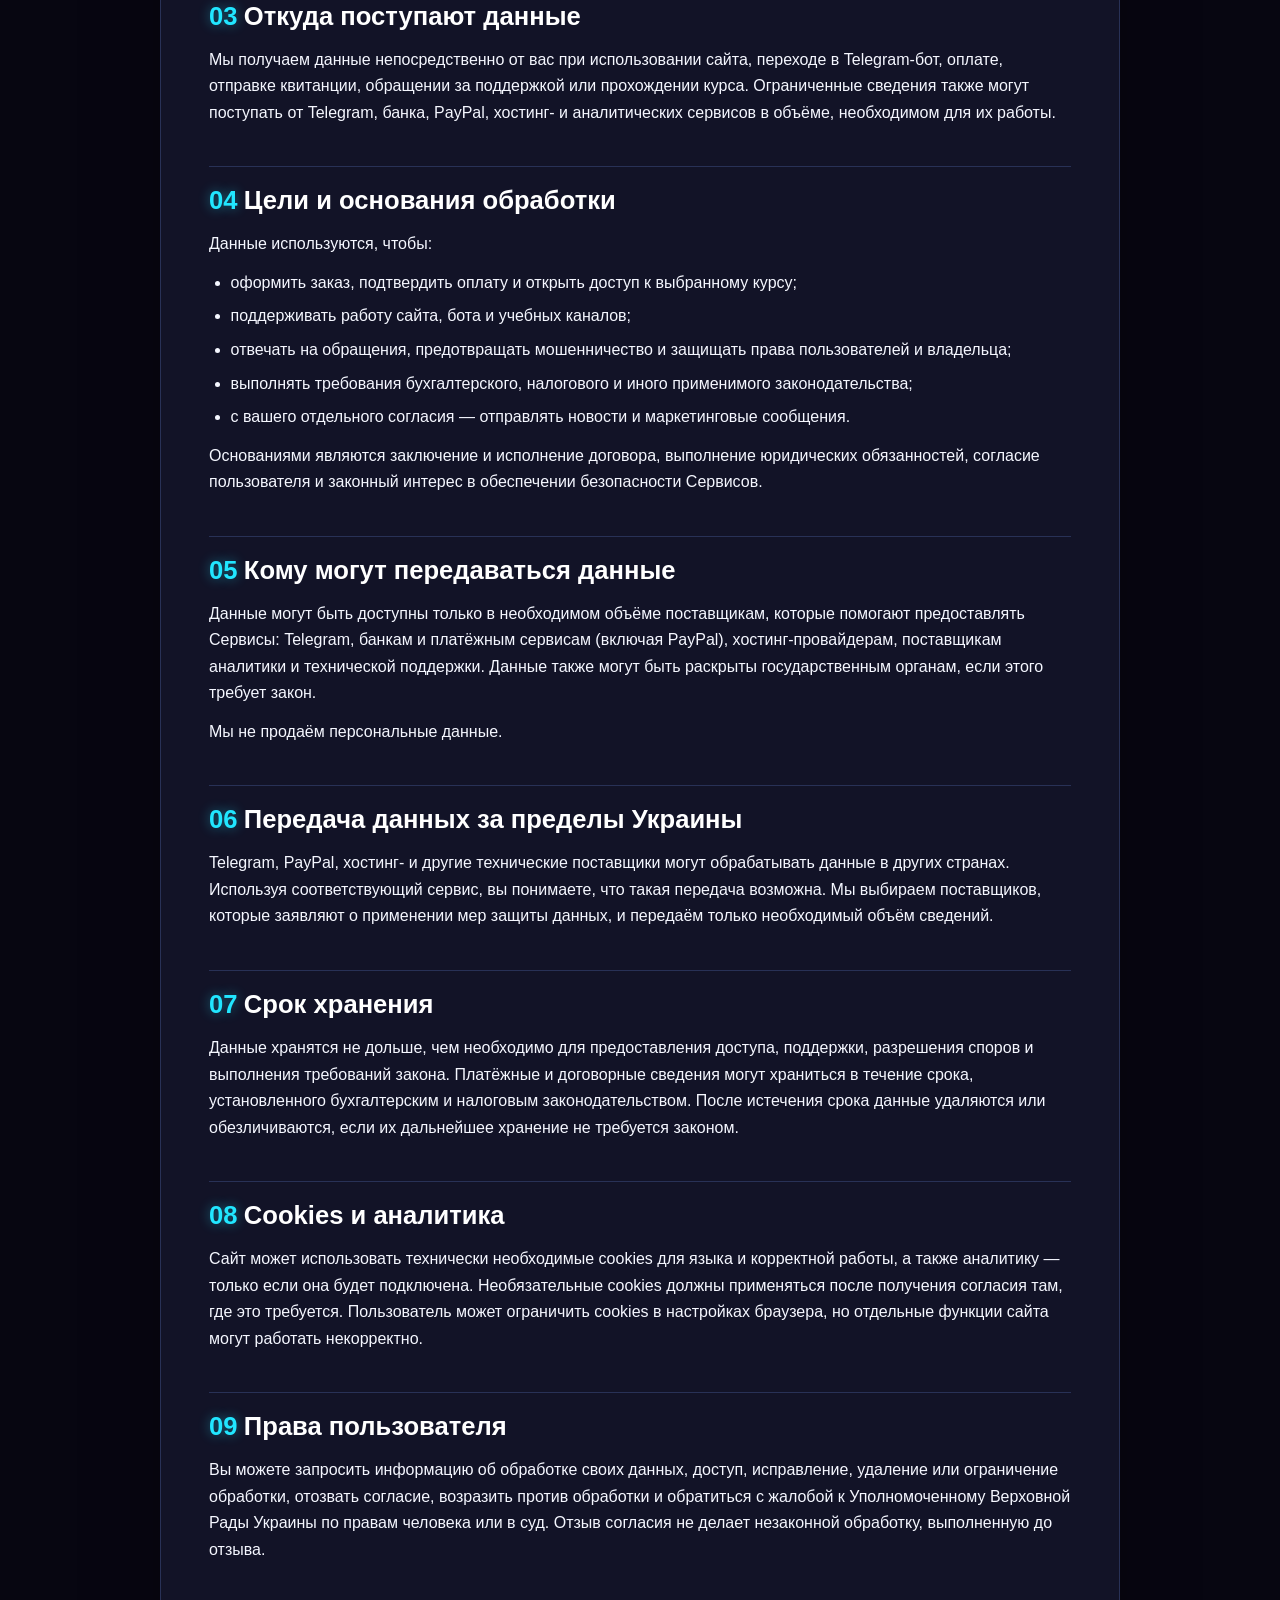
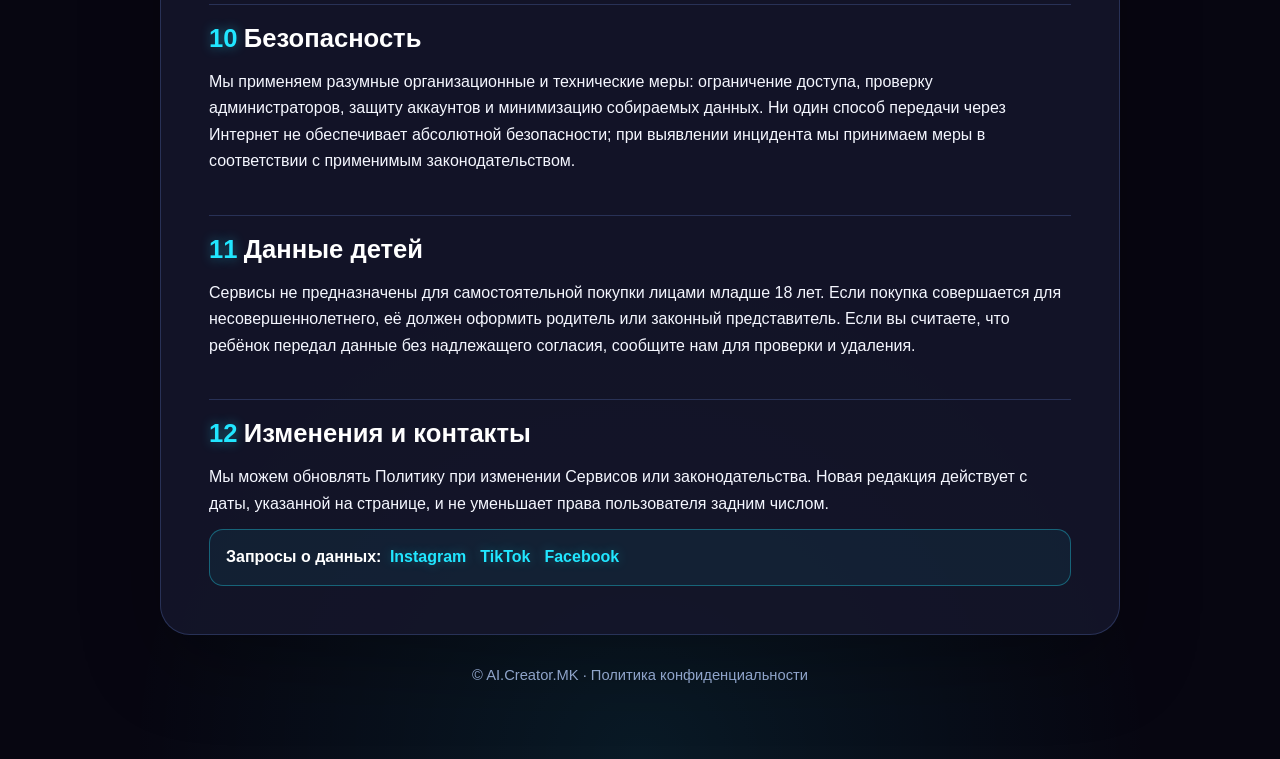
<file: privacy.html>
<!doctype html>
<html lang="ru">
<head>
  <meta charset="utf-8">
  <meta name="viewport" content="width=device-width,initial-scale=1">
  <meta name="robots" content="index,follow">
  <meta name="description" content="Политика конфиденциальности AI.Creator.MK на русском, украинском и английском языках.">
  <title>Политика конфиденциальности — MK AI CREATOR</title>
  <link rel="icon" href="favicon.svg" type="image/svg+xml">
  <link rel="stylesheet" href="legal-styles.css">
</head>
<body data-document="privacy">
  <main class="shell">
    <header class="topbar">
      <a class="brand" href="index.html">MK <span>AI CREATOR</span></a>
      <nav class="languages" aria-label="Language"><button class="lang-btn" data-lang="ru">RU</button><button class="lang-btn" data-lang="uk">UA</button><button class="lang-btn" data-lang="en">EN</button></nav>
    </header>
    <section class="hero" id="hero"></section>
    <nav class="toc" id="toc"></nav>
    <article class="document" id="document"></article>
    <footer class="footer" id="footer"></footer>
  </main>
  <script src="legal.js"></script>
</body>
</html>
</file>
<file: legal-styles.css>
:root {
  color-scheme: dark;
  --bg: #070611;
  --surface: rgba(21, 22, 43, 0.88);
  --surface-strong: rgba(27, 31, 58, 0.96);
  --text: #f5f7ff;
  --muted: #b8c7e5;
  --cyan: #21e6ff;
  --blue: #438cff;
  --violet: #9368ff;
  --pink: #ff3ee7;
  --line: rgba(120, 157, 255, 0.22);
  --warning: #ffd36a;
}

* { box-sizing: border-box; }

html { scroll-behavior: smooth; }

body {
  margin: 0;
  min-height: 100vh;
  color: var(--text);
  background:
    radial-gradient(circle at 12% 8%, rgba(52, 121, 255, 0.18), transparent 28rem),
    radial-gradient(circle at 88% 20%, rgba(255, 62, 231, 0.14), transparent 25rem),
    radial-gradient(circle at 50% 100%, rgba(33, 230, 255, 0.09), transparent 32rem),
    var(--bg);
  font-family: Inter, ui-sans-serif, -apple-system, BlinkMacSystemFont, "Segoe UI", sans-serif;
  line-height: 1.66;
}

body::before {
  content: "";
  position: fixed;
  inset: 0;
  pointer-events: none;
  opacity: 0.23;
  background-image: linear-gradient(rgba(255,255,255,.022) 1px, transparent 1px), linear-gradient(90deg, rgba(255,255,255,.022) 1px, transparent 1px);
  background-size: 34px 34px;
  mask-image: linear-gradient(to bottom, #000, transparent 80%);
}

a { color: var(--cyan); }

.shell {
  width: min(960px, calc(100% - 32px));
  margin: 0 auto;
  padding: 28px 0 72px;
}

.topbar {
  display: flex;
  align-items: center;
  justify-content: space-between;
  gap: 20px;
  margin-bottom: 34px;
}

.brand {
  font-weight: 900;
  letter-spacing: .08em;
  font-size: clamp(1rem, 2.5vw, 1.2rem);
  color: #fff;
  text-decoration: none;
  text-shadow: 0 0 10px rgba(33,230,255,.75), 0 0 20px rgba(255,62,231,.45);
}

.brand span,
.gradient-text {
  color: transparent;
  background: linear-gradient(90deg, var(--pink), var(--violet), var(--cyan));
  -webkit-background-clip: text;
  background-clip: text;
}

.languages {
  display: inline-flex;
  padding: 5px;
  border: 1px solid var(--line);
  border-radius: 999px;
  background: rgba(12, 12, 26, .76);
  box-shadow: 0 0 24px rgba(107, 91, 255, .12);
}

.lang-btn {
  min-width: 48px;
  min-height: 42px;
  border: 0;
  border-radius: 999px;
  color: var(--muted);
  background: transparent;
  font: inherit;
  font-weight: 800;
  cursor: pointer;
}

.lang-btn:hover,
.lang-btn:focus-visible { color: #fff; outline: 2px solid rgba(33, 230, 255, .7); outline-offset: 2px; }

.lang-btn.is-active {
  color: #fff;
  background: linear-gradient(135deg, #7556ff, #287eff);
  box-shadow: 0 0 18px rgba(85, 112, 255, .48);
}

.hero {
  padding: clamp(28px, 6vw, 56px);
  margin-bottom: 22px;
  border: 1px solid rgba(111, 123, 255, .35);
  border-radius: 30px;
  background: linear-gradient(135deg, rgba(32, 34, 66, .94), rgba(15, 25, 45, .9));
  box-shadow: 0 24px 70px rgba(0,0,0,.34), inset 0 0 40px rgba(80, 142, 255, .035);
}

.eyebrow {
  margin: 0 0 12px;
  color: var(--cyan);
  font-weight: 850;
  letter-spacing: .14em;
  text-transform: uppercase;
  font-size: .83rem;
}

h1 {
  margin: 0;
  max-width: 17ch;
  font-size: clamp(2rem, 6vw, 4rem);
  line-height: 1.04;
  letter-spacing: -.04em;
}

.lead { margin: 20px 0 0; max-width: 68ch; color: var(--muted); font-size: 1.06rem; }

.draft-note {
  display: flex;
  gap: 12px;
  align-items: flex-start;
  margin: 22px 0;
  padding: 16px 18px;
  border: 1px solid rgba(255, 211, 106, .35);
  border-radius: 18px;
  color: #fff2c9;
  background: rgba(87, 62, 13, .24);
}

.draft-note strong { color: var(--warning); }

.toc {
  margin: 22px 0;
  padding: 22px;
  border: 1px solid var(--line);
  border-radius: 22px;
  background: rgba(13, 15, 31, .74);
}

.toc-title { margin: 0 0 10px; font-weight: 850; }
.toc ol { margin: 0; padding-left: 1.25rem; columns: 2; column-gap: 36px; }
.toc li { break-inside: avoid; margin: 5px 0; }
.toc a { color: var(--muted); text-decoration: none; }
.toc a:hover { color: var(--cyan); }

.document {
  padding: clamp(24px, 5vw, 48px);
  border: 1px solid var(--line);
  border-radius: 30px;
  background: var(--surface);
  box-shadow: 0 28px 80px rgba(0,0,0,.28);
}

.section { scroll-margin-top: 20px; padding: 18px 0 28px; border-bottom: 1px solid var(--line); }
.section:first-child { padding-top: 0; }
.section:last-child { border-bottom: 0; padding-bottom: 0; }

h2 { margin: 0 0 14px; color: #fff; font-size: clamp(1.25rem, 3vw, 1.6rem); line-height: 1.25; }
h2 .number { color: var(--cyan); margin-right: .4rem; text-shadow: 0 0 12px rgba(33,230,255,.45); }
p { margin: 0 0 12px; }
ul { margin: 10px 0 12px; padding-left: 1.35rem; }
li { margin: 7px 0; }

.placeholder {
  padding: 14px 16px;
  border: 1px dashed rgba(255, 211, 106, .5);
  border-radius: 14px;
  background: rgba(255, 211, 106, .07);
  color: #fff1bf;
}

.placeholder code { color: #fff; font-family: inherit; font-weight: 800; }

.contact-card {
  padding: 14px 16px;
  border: 1px solid rgba(33, 230, 255, .34);
  border-radius: 14px;
  background: rgba(33, 230, 255, .06);
  color: #eafcff;
}

.contact-card code { color: #fff; font-family: inherit; font-weight: 800; }
.social-contacts { display: inline-flex; flex-wrap: wrap; gap: 8px 14px; margin-left: 4px; }
.social-contacts a { color: var(--cyan); font-weight: 800; text-decoration: none; text-shadow: 0 0 12px rgba(33, 230, 255, .28); }
.social-contacts a:hover { color: #fff; }

.meta {
  display: grid;
  grid-template-columns: repeat(2, minmax(0, 1fr));
  gap: 12px;
  margin-top: 20px;
}

.meta-item { padding: 14px 16px; border-radius: 16px; background: rgba(255,255,255,.035); border: 1px solid var(--line); }
.meta-label { display: block; color: var(--muted); font-size: .82rem; text-transform: uppercase; letter-spacing: .08em; }
.meta-value { display: block; margin-top: 3px; color: #fff; font-weight: 750; }

.footer { padding: 28px 4px 0; color: #8fa4ca; text-align: center; font-size: .92rem; }
.footer a { color: var(--cyan); text-decoration: none; }

@media (max-width: 700px) {
  .shell { width: min(100% - 20px, 960px); padding-top: 14px; }
  .topbar { align-items: flex-start; }
  .languages { flex-shrink: 0; }
  .lang-btn { min-width: 42px; min-height: 40px; }
  .hero, .document { border-radius: 22px; }
  .toc ol { columns: 1; }
  .meta { grid-template-columns: 1fr; }
}

@media print {
  :root { color-scheme: light; }
  body { color: #111; background: #fff; }
  body::before, .languages, .draft-note { display: none; }
  .shell { width: 100%; padding: 0; }
  .hero, .document, .toc { color: #111; background: #fff; border: 1px solid #ccc; box-shadow: none; }
  .lead, .toc a, .meta-label, .footer { color: #333; }
  h1, h2, .meta-value { color: #111; }
}
</file>
